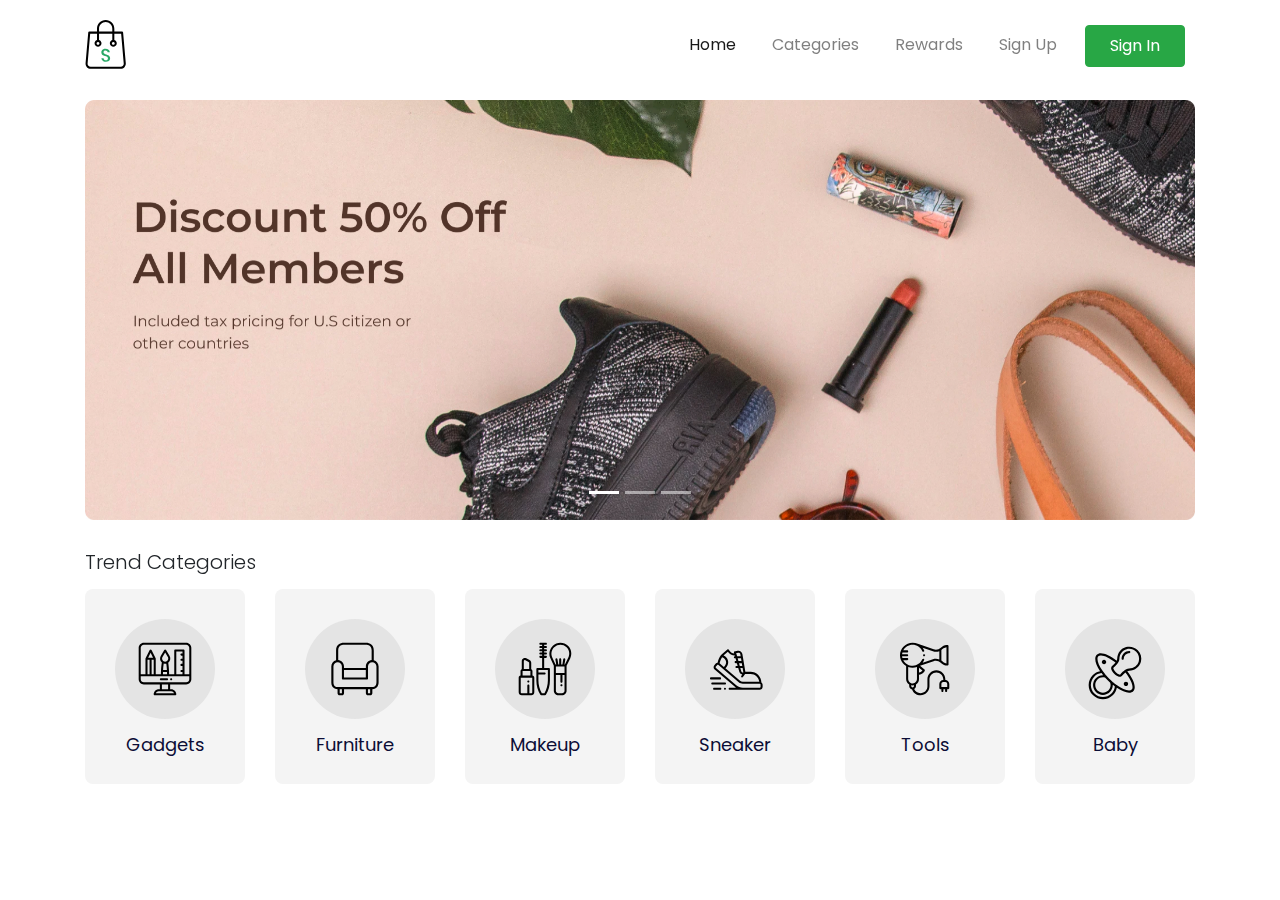
<file: index.html>
<!DOCTYPE html>
<html lang="en">
  <head>
    <meta charset="utf-8" />
    <meta name="viewport" content="width=device-width, initial-scale=1, shrink-to-fit=no" />
    <meta name="description" content="" />
    <meta name="author" content="" />

    <title>Store - Your Best Marketplace</title>

    <link href="https://unpkg.com/aos@2.3.1/dist/aos.css" rel="stylesheet" />
    <link href="style/main.css" rel="stylesheet" />
  </head>

  <body>
    <!-- Navigation -->
    <nav class="navbar navbar-expand-lg navbar-light navbar-store fixed-top navbar-fixed-top" data-aos="fade-down">
      <div class="container">
        <a class="navbar-brand" href="/">
          <img src="/images/logo.svg" alt="" />
        </a>
        <button class="navbar-toggler" type="button" data-toggle="collapse" data-target="#navbarResponsive" aria-controls="navbarResponsive" aria-expanded="false" aria-label="Toggle navigation">
          <span class="navbar-toggler-icon"></span>
        </button>
        <div class="collapse navbar-collapse" id="navbarResponsive">
          <ul class="navbar-nav ml-auto">
            <li class="nav-item active">
              <a class="nav-link" href="/">Home </a>
            </li>
            <li class="nav-item">
              <a class="nav-link" href="/categories.html">Categories</a>
            </li>
            <li class="nav-item">
              <a class="nav-link" href="#">Rewards</a>
            </li>
            <li class="nav-item">
              <a class="nav-link" href="/register.html">Sign Up</a>
            </li>
            <li class="nav-item">
              <a class="btn btn-success nav-link px-4 text-white" href="/login.html">Sign In</a>
            </li>
          </ul>
        </div>
      </div>
    </nav>

    <!-- Page Content -->
    <div class="page-content page-home">
      <section class="store-carousel">
        <div class="container">
          <div class="row">
            <div class="col-lg-12">
              <div id="storeCarousel" class="carousel slide" data-ride="carousel">
                <ol class="carousel-indicators">
                  <li class="active" data-target="#storeCarousel" data-slide-to="0"></li>
                  <li data-target="#storeCarousel" data-slide-to="1"></li>
                  <li data-target="#storeCarousel" data-slide-to="2"></li>
                </ol>
                <div class="carousel-inner">
                  <div class="carousel-item active">
                    <img src="/images/banner.jpg" alt="Carousel Image" class="d-block w-100" />
                  </div>
                  <div class="carousel-item">
                    <img src="/images/banner.jpg" alt="Carousel Image" class="d-block w-100" />
                  </div>
                  <div class="carousel-item">
                    <img src="/images/banner.jpg" alt="Carousel Image" class="d-block w-100" />
                  </div>
                </div>
              </div>
            </div>
          </div>
        </div>
      </section>
      <section class="store-trend-categories">
        <div class="container">
          <div class="row">
            <div class="col-12" data-aos="fade-up">
              <h5>Trend Categories</h5>
            </div>
          </div>
          <div class="row">
            <div class="col-6 col-md-3 col-lg-2" data-aos="fade-up" data-aos-delay="100">
              <a class="component-categories d-block" href="#">
                <div class="categories-image">
                  <img src="/images/categories-gadgets.svg" alt="Gadgets Categories" class="w-100" />
                </div>
                <p class="categories-text">Gadgets</p>
              </a>
            </div>
            <div class="col-6 col-md-3 col-lg-2" data-aos="fade-up" data-aos-delay="200">
              <a class="component-categories d-block" href="#">
                <div class="categories-image">
                  <img src="/images/categories-furniture.svg" alt="Furniture Categories" class="w-100" />
                </div>
                <p class="categories-text">Furniture</p>
              </a>
            </div>
            <div class="col-6 col-md-3 col-lg-2" data-aos="fade-up" data-aos-delay="300">
              <a class="component-categories d-block" href="#">
                <div class="categories-image">
                  <img src="/images/categories-makeup.svg" alt="Makeup Categories" class="w-100" />
                </div>
                <p class="categories-text">Makeup</p>
              </a>
            </div>
            <div class="col-6 col-md-3 col-lg-2" data-aos="fade-up" data-aos-delay="400">
              <a class="component-categories d-block" href="#">
                <div class="categories-image">
                  <img src="/images/categories-sneaker.svg" alt="Sneaker Categories" class="w-100" />
                </div>
                <p class="categories-text">Sneaker</p>
              </a>
            </div>
            <div class="col-6 col-md-3 col-lg-2" data-aos="fade-up" data-aos-delay="500">
              <a class="component-categories d-block" href="#">
                <div class="categories-image">
                  <img src="/images/categories-tools.svg" alt="Tools Categories" class="w-100" />
                </div>
                <p class="categories-text">Tools</p>
              </a>
            </div>
            <div class="col-6 col-md-3 col-lg-2" data-aos="fade-up" data-aos-delay="600">
              <a class="component-categories d-block" href="#">
                <div class="categories-image">
                  <img src="/images/categories-baby.svg" alt="Baby Categories" class="w-100" />
                </div>
                <p class="categories-text">Baby</p>
              </a>
            </div>
          </div>
        </div>
      </section>
    </div>
    <!-- Bootstrap core JavaScript -->
    <script src="/vendor/jquery/jquery.slim.min.js"></script>
    <script src="/vendor/bootstrap/js/bootstrap.bundle.min.js"></script>
    <script src="https://unpkg.com/aos@2.3.1/dist/aos.js"></script>
    <script>
      AOS.init();
    </script>
    <script src="/script/navbar-scroll.js"></script>
  </body>
</html>
</file>
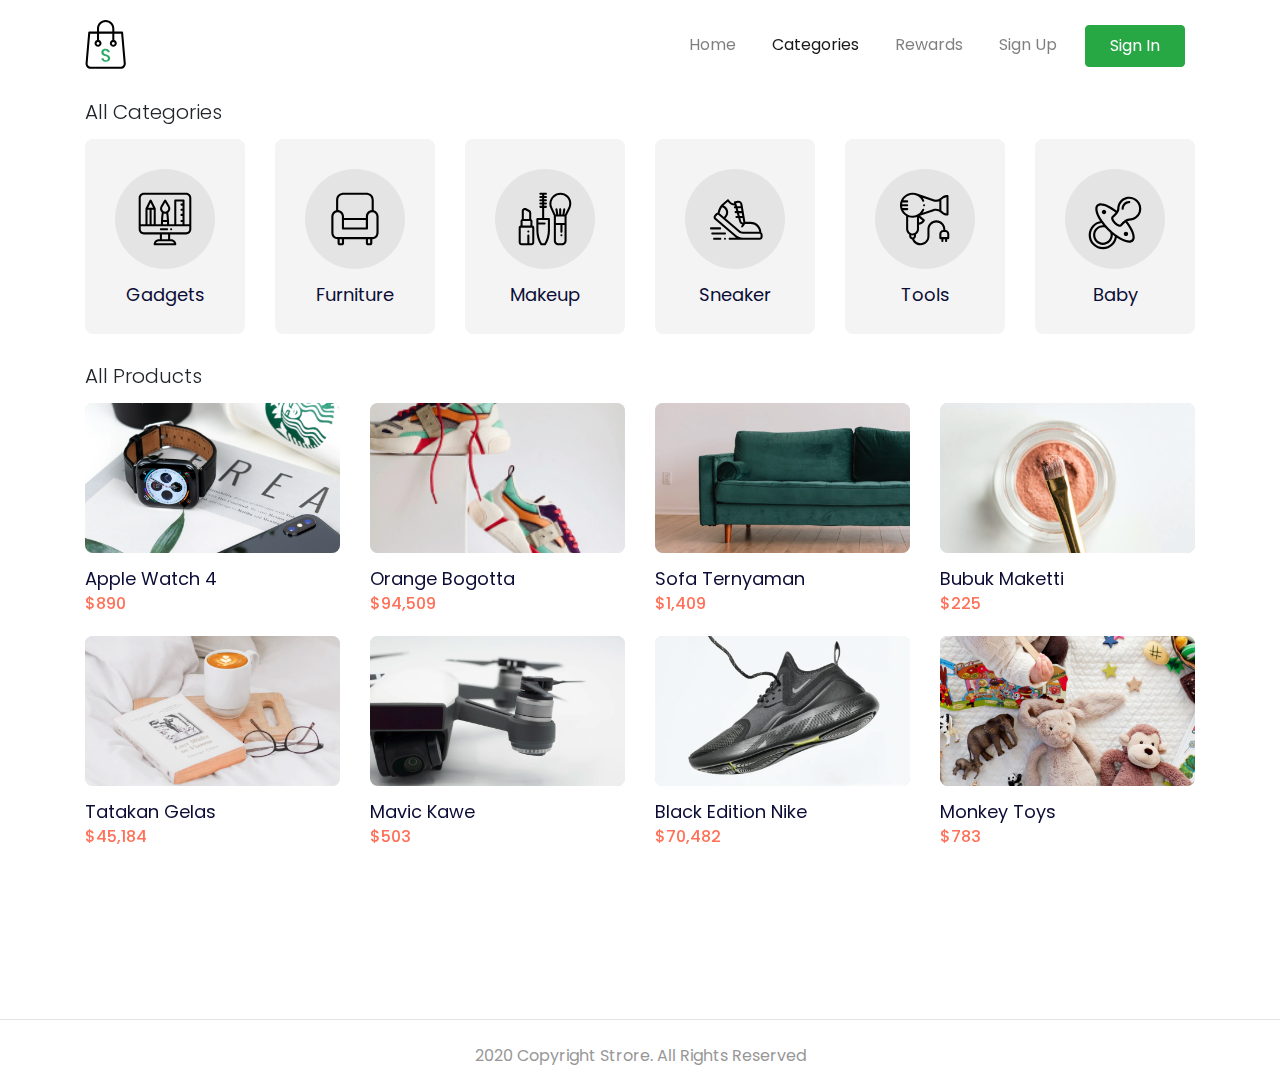
<file: categories.html>
<!DOCTYPE html>
<html lang="en">
  <head>
    <meta charset="utf-8" />
    <meta name="viewport" content="width=device-width, initial-scale=1, shrink-to-fit=no" />
    <meta name="description" content="" />
    <meta name="author" content="" />

    <title>Store - Your Best Marketplace</title>

    <link href="https://unpkg.com/aos@2.3.1/dist/aos.css" rel="stylesheet" />
    <link href="style/main.css" rel="stylesheet" />
  </head>

  <body>
    <!-- Navigation -->
    <nav class="navbar navbar-expand-lg navbar-light navbar-store fixed-top navbar-fixed-top" data-aos="fade-down">
      <div class="container">
        <a class="navbar-brand" href="/">
          <img src="/images/logo.svg" alt="" />
        </a>
        <button class="navbar-toggler" type="button" data-toggle="collapse" data-target="#navbarResponsive" aria-controls="navbarResponsive" aria-expanded="false" aria-label="Toggle navigation">
          <span class="navbar-toggler-icon"></span>
        </button>
        <div class="collapse navbar-collapse" id="navbarResponsive">
          <ul class="navbar-nav ml-auto">
            <li class="nav-item">
              <a class="nav-link" href="/">Home </a>
            </li>
            <li class="nav-item active">
              <a class="nav-link" href="/categories.html">Categories</a>
            </li>
            <li class="nav-item">
              <a class="nav-link" href="#">Rewards</a>
            </li>
            <li class="nav-item">
              <a class="nav-link" href="/register.html">Sign Up</a>
            </li>
            <li class="nav-item">
              <a class="btn btn-success nav-link px-4 text-white" href="/login.html">Sign In</a>
            </li>
          </ul>
        </div>
      </div>
    </nav>

    <!-- Page Content -->
    <div class="page-content page-home">
      <section class="store-trend-categories">
        <div class="container">
          <div class="row">
            <div class="col-12" data-aos="fade-up">
              <h5>All Categories</h5>
            </div>
          </div>
          <div class="row">
            <div class="col-6 col-md-3 col-lg-2" data-aos="fade-up" data-aos-delay="100">
              <a class="component-categories d-block" href="#">
                <div class="categories-image">
                  <img src="/images/categories-gadgets.svg" alt="Gadgets Categories" class="w-100" />
                </div>
                <p class="categories-text">Gadgets</p>
              </a>
            </div>
            <div class="col-6 col-md-3 col-lg-2" data-aos="fade-up" data-aos-delay="200">
              <a class="component-categories d-block" href="#">
                <div class="categories-image">
                  <img src="/images/categories-furniture.svg" alt="Furniture Categories" class="w-100" />
                </div>
                <p class="categories-text">Furniture</p>
              </a>
            </div>
            <div class="col-6 col-md-3 col-lg-2" data-aos="fade-up" data-aos-delay="300">
              <a class="component-categories d-block" href="#">
                <div class="categories-image">
                  <img src="/images/categories-makeup.svg" alt="Makeup Categories" class="w-100" />
                </div>
                <p class="categories-text">Makeup</p>
              </a>
            </div>
            <div class="col-6 col-md-3 col-lg-2" data-aos="fade-up" data-aos-delay="400">
              <a class="component-categories d-block" href="#">
                <div class="categories-image">
                  <img src="/images/categories-sneaker.svg" alt="Sneaker Categories" class="w-100" />
                </div>
                <p class="categories-text">Sneaker</p>
              </a>
            </div>
            <div class="col-6 col-md-3 col-lg-2" data-aos="fade-up" data-aos-delay="500">
              <a class="component-categories d-block" href="#">
                <div class="categories-image">
                  <img src="/images/categories-tools.svg" alt="Tools Categories" class="w-100" />
                </div>
                <p class="categories-text">Tools</p>
              </a>
            </div>
            <div class="col-6 col-md-3 col-lg-2" data-aos="fade-up" data-aos-delay="600">
              <a class="component-categories d-block" href="#">
                <div class="categories-image">
                  <img src="/images/categories-baby.svg" alt="Baby Categories" class="w-100" />
                </div>
                <p class="categories-text">Baby</p>
              </a>
            </div>
          </div>
        </div>
      </section>
      <section class="store-new-products">
        <div class="container">
          <div class="row">
            <div class="col-12" data-aos="fade-up">
              <h5>All Products</h5>
            </div>
          </div>
          <div class="row">
            <div class="col-6 col-md-4 col-lg-3" data-aos="fade-up" data-aos-delay="100">
              <a class="component-products d-block" href="/details.html">
                <div class="products-thumbnail">
                  <div class="products-image" style="background-image: url('/images/products-apple-watch.jpg')"></div>
                </div>
                <div class="products-text">Apple Watch 4</div>
                <div class="products-price">$890</div>
              </a>
            </div>
            <div class="col-6 col-md-4 col-lg-3" data-aos="fade-up" data-aos-delay="200">
              <a class="component-products d-block" href="/details.html">
                <div class="products-thumbnail">
                  <div class="products-image" style="background-image: url('/images/products-orange-bogotta.jpg')"></div>
                </div>
                <div class="products-text">Orange Bogotta</div>
                <div class="products-price">$94,509</div>
              </a>
            </div>
            <div class="col-6 col-md-4 col-lg-3" data-aos="fade-up" data-aos-delay="300">
              <a class="component-products d-block" href="/details.html">
                <div class="products-thumbnail">
                  <div class="products-image" style="background-image: url('/images/products-sofa-ternyaman.jpg')"></div>
                </div>
                <div class="products-text">Sofa Ternyaman</div>
                <div class="products-price">$1,409</div>
              </a>
            </div>
            <div class="col-6 col-md-4 col-lg-3" data-aos="fade-up" data-aos-delay="400">
              <a class="component-products d-block" href="/details.html">
                <div class="products-thumbnail">
                  <div class="products-image" style="background-image: url('/images/products-bubuk-maketti.jpg')"></div>
                </div>
                <div class="products-text">Bubuk Maketti</div>
                <div class="products-price">$225</div>
              </a>
            </div>
            <div class="col-6 col-md-4 col-lg-3" data-aos="fade-up" data-aos-delay="500">
              <a class="component-products d-block" href="/details.html">
                <div class="products-thumbnail">
                  <div class="products-image" style="background-image: url('/images/products-tatakan-gelas.jpg')"></div>
                </div>
                <div class="products-text">Tatakan Gelas</div>
                <div class="products-price">$45,184</div>
              </a>
            </div>
            <div class="col-6 col-md-4 col-lg-3" data-aos="fade-up" data-aos-delay="600">
              <a class="component-products d-block" href="/details.html">
                <div class="products-thumbnail">
                  <div class="products-image" style="background-image: url('/images/products-mavic-kawe.jpg')"></div>
                </div>
                <div class="products-text">Mavic Kawe</div>
                <div class="products-price">$503</div>
              </a>
            </div>
            <div class="col-6 col-md-4 col-lg-3" data-aos="fade-up" data-aos-delay="700">
              <a class="component-products d-block" href="/details.html">
                <div class="products-thumbnail">
                  <div class="products-image" style="background-image: url('/images/products-black-edition-nike.jpg')"></div>
                </div>
                <div class="products-text">Black Edition Nike</div>
                <div class="products-price">$70,482</div>
              </a>
            </div>
            <div class="col-6 col-md-4 col-lg-3" data-aos="fade-up" data-aos-delay="800">
              <a class="component-products d-block" href="/details.html">
                <div class="products-thumbnail">
                  <div class="products-image" style="background-image: url('/images/products-monkey-toys.jpg')"></div>
                </div>
                <div class="products-text">Monkey Toys</div>
                <div class="products-price">$783</div>
              </a>
            </div>
          </div>
        </div>
      </section>
    </div>

    <footer>
      <div class="container">
        <div class="row">
          <div class="col-12 text-center">
            <p class="pt-4 pb-2">2020 Copyright Strore. All Rights Reserved</p>
          </div>
        </div>
      </div>
    </footer>

    <!-- Bootstrap core JavaScript -->
    <script src="/vendor/jquery/jquery.slim.min.js"></script>
    <script src="/vendor/bootstrap/js/bootstrap.bundle.min.js"></script>
    <script src="https://unpkg.com/aos@2.3.1/dist/aos.js"></script>
    <script>
      AOS.init();
    </script>
    <script src="/script/navbar-scroll.js"></script>
  </body>
</html>
</file>
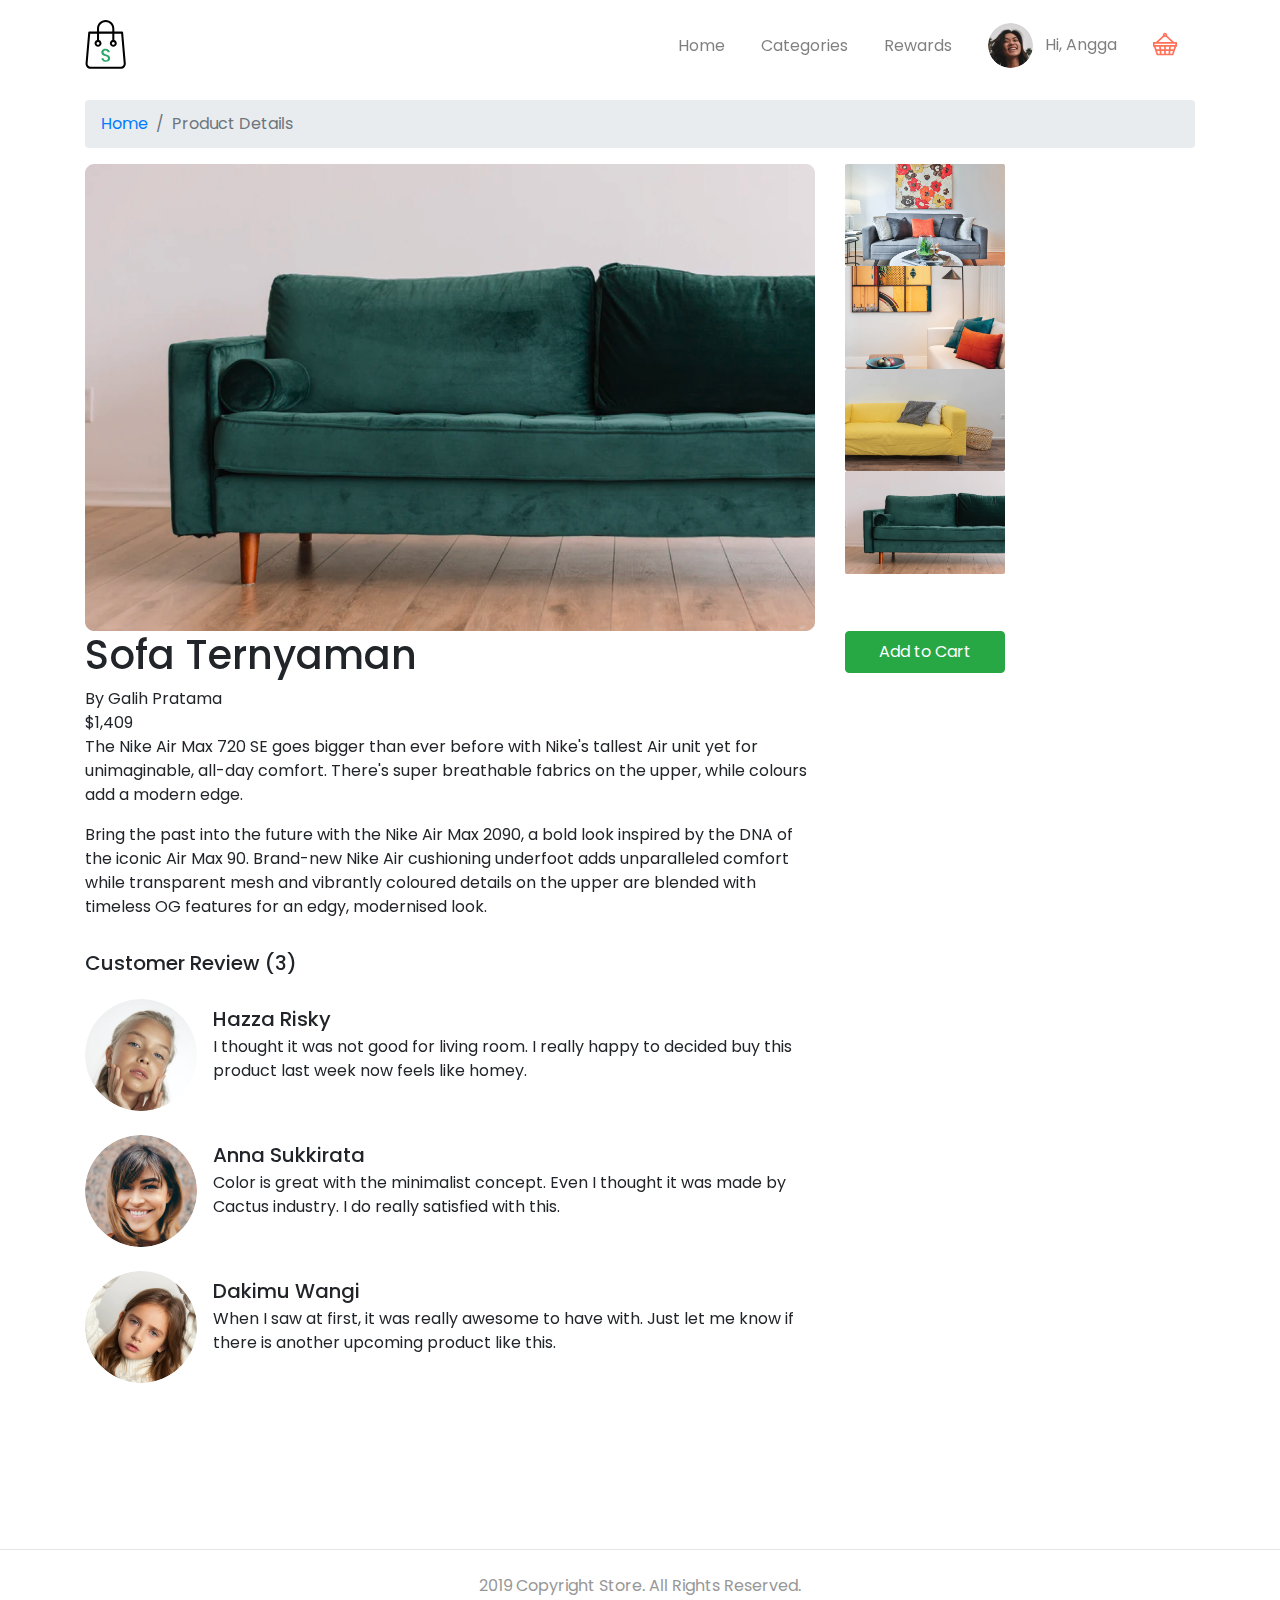
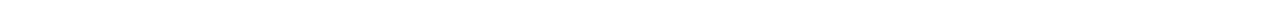
<file: details.html>
<!DOCTYPE html>
<html lang="en">
  <head>
    <meta charset="utf-8" />
    <meta name="viewport" content="width=device-width, initial-scale=1, shrink-to-fit=no" />
    <meta name="description" content="" />
    <meta name="author" content="" />

    <title>Store - Your Best Marketplace</title>

    <link href="https://unpkg.com/aos@2.3.1/dist/aos.css" rel="stylesheet" />
    <link href="style/main.css" rel="stylesheet" />
  </head>

  <body>
    <!-- Navigation -->
    <nav class="navbar navbar-expand-lg navbar-light navbar-store fixed-top navbar-fixed-top" data-aos="fade-down" aria-label="Navbar">
      <div class="container">
        <a class="navbar-brand" href="/">
          <img src="/images/logo.svg" alt="" />
        </a>
        <button class="navbar-toggler" type="button" data-toggle="collapse" data-target="#navbarResponsive" aria-controls="navbarResponsive" aria-expanded="false" aria-label="Toggle navigation">
          <span class="navbar-toggler-icon"></span>
        </button>
        <div class="collapse navbar-collapse" id="navbarResponsive">
          <ul class="navbar-nav ml-auto">
            <li class="nav-item">
              <a class="nav-link" href="/">Home </a>
            </li>
            <li class="nav-item">
              <a class="nav-link" href="/categories.html">Categories</a>
            </li>
            <li class="nav-item">
              <a class="nav-link" href="#">Rewards</a>
            </li>
          </ul>

          <!-- Desktop Menu -->
          <ul class="navbar-nav d-none d-lg-flex">
            <li class="nav-item dropdown">
              <a class="nav-link" href="#" id="navbarDropdown" role="button" data-toggle="dropdown" aria-haspopup="true" aria-expanded="false">
                <img src="/images/icon-user.png" alt="" class="rounded-circle mr-2 profile-picture" />
                Hi, Angga
              </a>
              <div class="dropdown-menu" aria-labelledby="navbarDropdown">
                <a class="dropdown-item" href="/dashboard.html">Dashboard</a>
                <a class="dropdown-item" href="/dashboard-account.html">Settings</a>
                <div class="dropdown-divider"></div>
                <a class="dropdown-item" href="/">Logout</a>
              </div>
            </li>
            <li class="nav-item">
              <a class="nav-link d-inline-block mt-2" href="#">
                <img src="/images/icon-cart-empty.svg" alt="" />
              </a>
            </li>
          </ul>

          <!-- Mobile Menu -->
          <ul class="navbar-nav d-block d-lg-none">
            <li class="nav-item">
              <a class="nav-link" href="#"> Hi, Angga </a>
            </li>
            <li class="nav-item">
              <a class="nav-link d-inline-block" href="#"> Cart </a>
            </li>
          </ul>
        </div>
      </div>
    </nav>

    <!-- Page Content -->
    <div class="page-content page-details">
      <section class="store-breadcrumbs" data-aos="fade-down" data-aos-delay="100">
        <div class="container">
          <div class="row">
            <div class="col-12">
              <nav aria-label="breadcrumb">
                <ol class="breadcrumb">
                  <li class="breadcrumb-item"><a href="/">Home</a></li>
                  <li class="breadcrumb-item active" aria-current="page">Product Details</li>
                </ol>
              </nav>
            </div>
          </div>
        </div>
      </section>
      <section class="store-gallery" id="gallery">
        <div class="container">
          <div class="row">
            <div class="col-lg-8" data-aos="zoom-in">
              <transition name="slide-fade" mode="out-in">
                <img :key="photos[activePhoto].id" :src="photos[activePhoto].url" class="w-100 main-image" alt="" />
              </transition>
            </div>
            <div class="col-lg-2">
              <div class="row">
                <div class="col-3 col-lg-12 mt-2 mt-lg-0" v-for="(photo, index) in photos" :key="photo.id" data-aos="zoom-in" data-aos-delay="100">
                  <a href="#" @click="changeActive(index)">
                    <img :src="photo.url" class="w-100 thumbnail-image" :class="{ active: index == activePhoto }" alt="" />
                  </a>
                </div>
              </div>
            </div>
          </div>
        </div>
      </section>
      <div class="store-details-container" data-aos="fade-up">
        <section class="store-heading">
          <div class="container">
            <div class="row">
              <div class="col-lg-8">
                <h1>Sofa Ternyaman</h1>
                <div class="owner">By Galih Pratama</div>
                <div class="price">$1,409</div>
              </div>
              <div class="col-lg-2" data-aos="zoom-in">
                <a class="btn btn-success nav-link px-4 text-white btn-block mb-3" href="/cart.html">Add to Cart</a>
              </div>
            </div>
          </div>
        </section>
        <section class="store-description">
          <div class="container">
            <div class="row">
              <div class="col-12 col-lg-8">
                <p>The Nike Air Max 720 SE goes bigger than ever before with Nike's tallest Air unit yet for unimaginable, all-day comfort. There's super breathable fabrics on the upper, while colours add a modern edge.</p>
                <p>
                  Bring the past into the future with the Nike Air Max 2090, a bold look inspired by the DNA of the iconic Air Max 90. Brand-new Nike Air cushioning underfoot adds unparalleled comfort while transparent mesh and vibrantly
                  coloured details on the upper are blended with timeless OG features for an edgy, modernised look.
                </p>
              </div>
            </div>
          </div>
        </section>
        <section class="store-review">
          <div class="container">
            <div class="row">
              <div class="col-12 col-lg-8 mt-3 mb-3">
                <h5>Customer Review (3)</h5>
              </div>
            </div>
            <div class="row">
              <div class="col-12 col-lg-8">
                <ul class="list-unstyled">
                  <li class="media">
                    <img src="/images/icon-testimonial-1.png" class="mr-3 rounded-circle" alt="" />
                    <div class="media-body">
                      <h5 class="mt-2 mb-1">Hazza Risky</h5>
                      I thought it was not good for living room. I really happy to decided buy this product last week now feels like homey.
                    </div>
                  </li>
                  <li class="media my-4">
                    <img src="/images/icon-testimonial-2.png" class="mr-3 rounded-circle" alt="" />
                    <div class="media-body">
                      <h5 class="mt-2 mb-1">Anna Sukkirata</h5>
                      Color is great with the minimalist concept. Even I thought it was made by Cactus industry. I do really satisfied with this.
                    </div>
                  </li>
                  <li class="media">
                    <img src="/images/icon-testimonial-3.png" class="mr-3 rounded-circle" alt="" />
                    <div class="media-body">
                      <h5 class="mt-2 mb-1">Dakimu Wangi</h5>
                      When I saw at first, it was really awesome to have with. Just let me know if there is another upcoming product like this.
                    </div>
                  </li>
                </ul>
              </div>
            </div>
          </div>
        </section>
      </div>
    </div>

    <footer>
      <div class="container">
        <div class="row">
          <div class="col-12 text-center">
            <p class="pt-4 pb-2">2019 Copyright Store. All Rights Reserved.</p>
          </div>
        </div>
      </div>
    </footer>

    <!-- Bootstrap core JavaScript -->
    <script src="/vendor/jquery/jquery.slim.min.js"></script>
    <script src="/vendor/bootstrap/js/bootstrap.bundle.min.js"></script>
    <script src="https://unpkg.com/aos@2.3.1/dist/aos.js"></script>
    <script>
      AOS.init();
    </script>
    <script src="/vendor/vue/vue.js"></script>
    <script>
      var gallery = new Vue({
        el: "#gallery",
        mounted() {
          AOS.init();
        },
        data: {
          activePhoto: 3,
          photos: [
            {
              id: 1,
              url: "/images/product-details-1.jpg",
            },
            {
              id: 2,
              url: "/images/product-details-2.jpg",
            },
            {
              id: 3,
              url: "/images/product-details-3.jpg",
            },
            {
              id: 4,
              url: "/images/product-details-4.jpg",
            },
          ],
        },
        methods: {
          changeActive(id) {
            this.activePhoto = id;
          },
        },
      });
    </script>
    <script src="/script/navbar-scroll.js"></script>
  </body>
</html>
</file>
